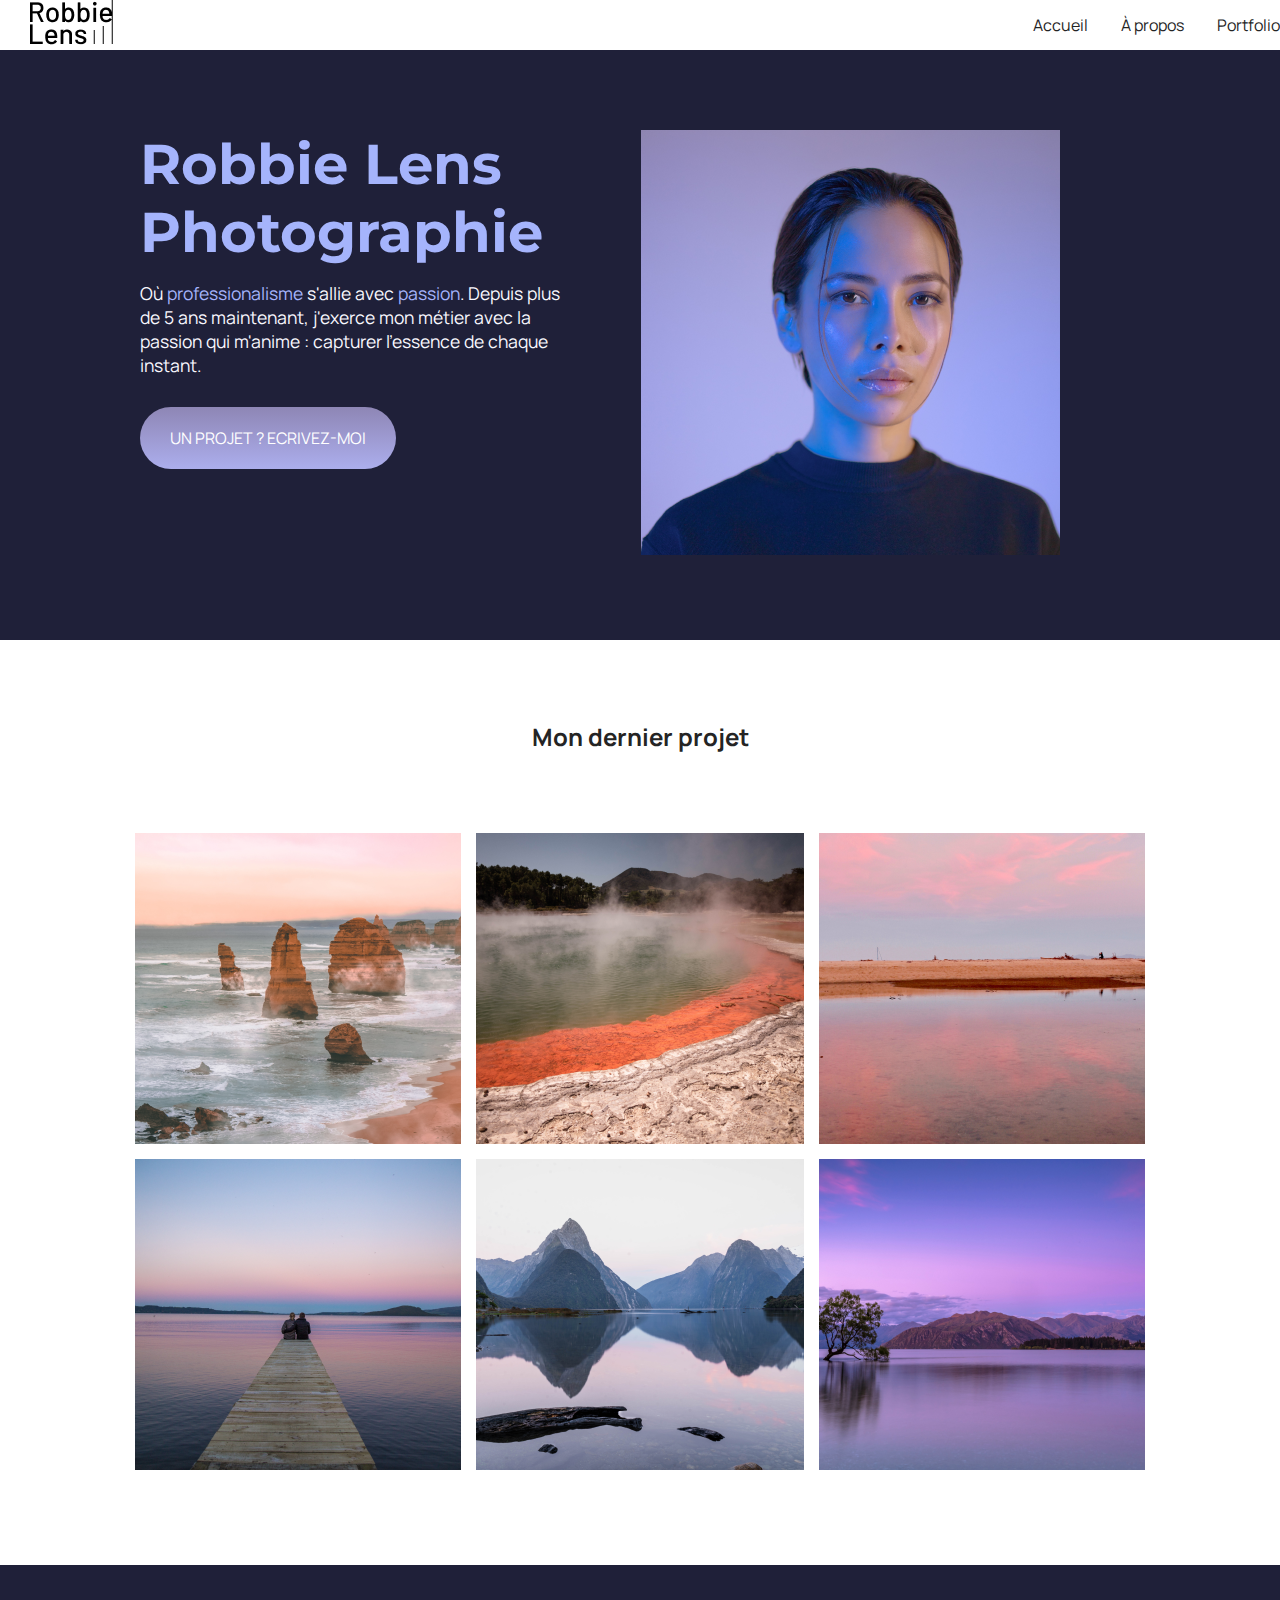
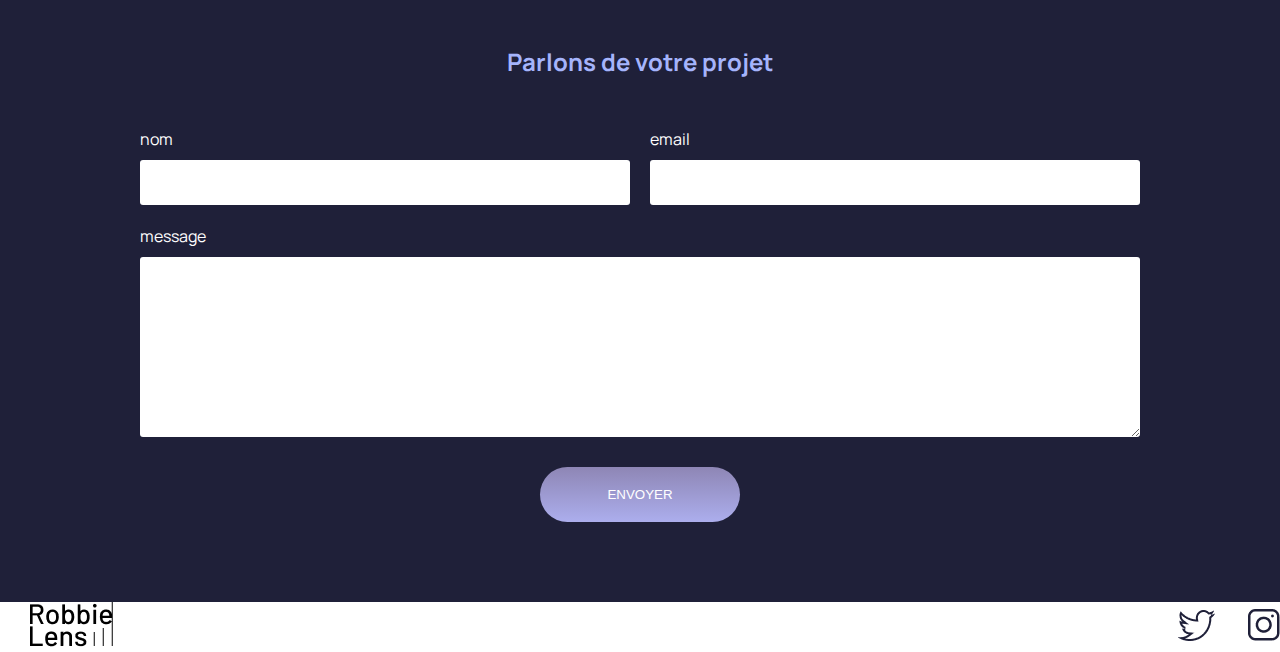
<file: index.html>
<!DOCTYPE html>
<html lang="fr">
<head>
    <meta charset="UTF-8">
    <meta name="viewport" content="width=device-width, initial-scale=1.0">
    <title>Accueil - Robbie Lens Photographie</title>
    <link rel="stylesheet" href="style/style.css">
    <link rel="stylesheet" href="style/index.css">
    <link rel="preconnect" href="https://fonts.googleapis.com">
<link rel="preconnect" href="https://fonts.gstatic.com" crossorigin>
<link href="https://fonts.googleapis.com/css2?family=Montserrat:wght@100&display=swap" rel="stylesheet">
<link rel="preconnect" href="https://fonts.googleapis.com">
<link rel="preconnect" href="https://fonts.gstatic.com" crossorigin>
<link href="https://fonts.googleapis.com/css2?family=Manrope:wght@200&family=Montserrat:wght@100&display=swap" rel="stylesheet">
</head>
<body>
    <header>
        <nav> 
        <a href="index.html" class="lien-icone">
        <img src="images/logo.png" alt="Logo Robbie Lens">
        </a>
        <div>
            <a href="index.html">Accueil</a>
            <a href="a-propos.html">À propos</a>
            <a href="portfolio.html">Portfolio</a>
        </div>
        </nav>
    </header>
    <main>
        <section class="accueil-introduction">
        <div>
            <h1>Robbie Lens Photographie</h1>
            <p>
                Où <em>professionalisme</em> s'allie avec <em>passion</em>. Depuis plus de 5 ans maintenant, j'exerce mon métier avec la passion qui m'anime : capturer l'essence de chaque instant.
            </p>
           
                 <a href="#contact" class="cta">UN PROJET ? ECRIVEZ-MOI</a>
        </div>
        <div>
            <img src="images/robbie-lens.png" alt="Portrait avec effet de la photographe Robbie Lens">
        </div>
        </section>
        <section class="accueil-photos">
            <h2>Mon dernier projet</h2>
            <div>
                <img src="images/accueil/element-1.png" alt="Twelve apostles - Australie">
                <img src="images/accueil/element-2.png" alt="Wai-O-Tapu - Nouvelle-Zélande">
                <img src="images/accueil/element-3.png" alt="Parc National d'Abel Tasman - Nouvelle-Zélande">
            </div>
            <div>
                <img src="images/accueil/element-4.png" alt="Lac Rotoru - Nouvelle-Zélande">
                <img src="images/accueil/element-5.png" alt="Milford Sound - Nouvelle-Zélande">
                <img src="images/accueil/element-6.png" alt="Lac Wanaka - Nouvelle-Zélande">
            </div>
        </section>
        <section id="contact" class="section-contact">
            <h2>Parlons de votre projet</h2>
            <form action="get" action="#">
                <div class="form-nom-email">
                    <div class="form-column">
                        <label for="nom">nom</label>
                        <input type="text" name="nom" id="nom">
                    </div>
                    <div class="form-column">
                        <label for="email">email</label>
                        <input type="email" name="email" id="email">
                    </div>
                </div>
                <label for="message">message</label>
                <textarea name="message" id="message" rows="10"></textarea>
                <input type="submit" value="ENVOYER" class="cta">
            </form>
        </section>
    </main>
    <footer>
        <a href="index.html" class="lien-icone">
        <img src="images/logo.png" alt="Logo Robbie Lens">
        </a>

    <div>
        <a target="_blank" href="https://twitter.com/" class="lien-icone">
        <img src="images/twitter.png" alt="Logo Twitter"></a>

        <a target="_blank" href="https://www.instagram.com/" class="lien-icone">
        <img src="images/instagram.png" alt="Logo Instagram"></a>
    </div>
    </footer>
</body>
</html>
</file>
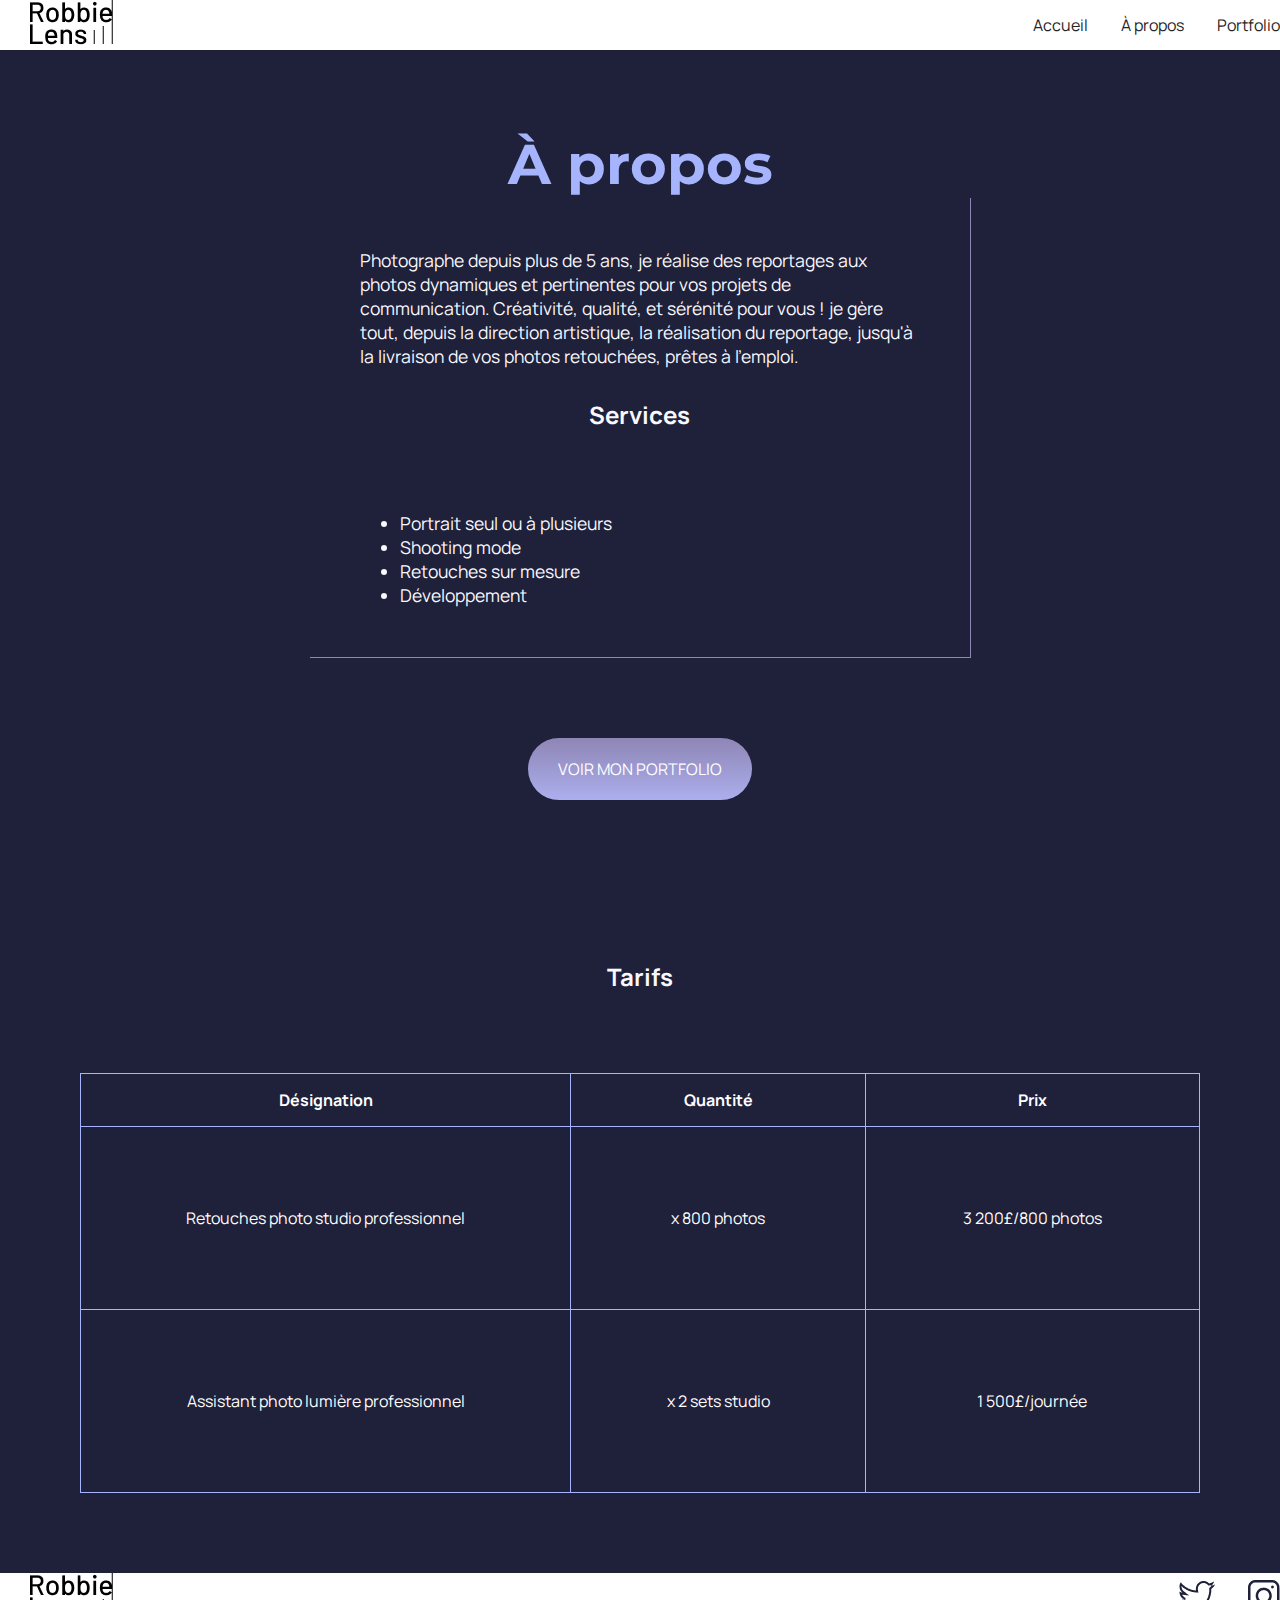
<file: a-propos.html>
<!DOCTYPE html>
<html lang="fr">
<head>
    <meta charset="UTF-8">
    <meta name="viewport" content="width=device-width, initial-scale=1.0">
    <title>A propos - Robbie Lens Photographie</title>
    <link rel="stylesheet" href="style/style.css">
    <link rel="stylesheet" href="style/a-propos.css">
    <link rel="preconnect" href="https://fonts.googleapis.com">
<link rel="preconnect" href="https://fonts.gstatic.com" crossorigin>
<link href="https://fonts.googleapis.com/css2?family=Montserrat:wght@100&display=swap" rel="stylesheet">
<link rel="preconnect" href="https://fonts.googleapis.com">
<link rel="preconnect" href="https://fonts.gstatic.com" crossorigin>
<link href="https://fonts.googleapis.com/css2?family=Manrope:wght@200&family=Montserrat:wght@100&display=swap" rel="stylesheet">
</head>
<body>
    <header>
        <nav>
    <a href="index.html" class="lien-icone">
        <img src="images/logo.png" alt="Logo Robbie Lens">
    </a>
    <div>
    <a href="index.html">Accueil</a>
    <a href="a-propos.html">À propos</a>
    <a href="portfolio.html">Portfolio</a>
    </div>
        </nav>
    </header>
    <main class="a-propos-main">
        <section>
        <h1>À propos</h1>
        <div class="carre-contenu">
            <p>Photographe depuis plus de 5 ans, je réalise des reportages aux photos dynamiques et pertinentes pour vos projets de communication. Créativité, qualité, et sérénité pour vous ! je gère tout, depuis la direction artistique, la réalisation du reportage, jusqu'à la livraison de vos photos retouchées, prêtes à l'emploi.
            </p>
        <h2>Services</h2>
        <ul>
            <li>Portrait seul ou à plusieurs</li>
            <li>Shooting mode</li>
            <li>Retouches sur mesure</li>
            <li>Développement</li>
        </ul>
        </div>
        <div>
            <a href="portfolio.html" class="cta">VOIR MON PORTFOLIO</a>
        </div>
        </section>
        <section class="section-tarifs">
            <h2>Tarifs</h2>
            <table>
                <thead>
                    <tr>
                        <th>Désignation</th>
                        <th>Quantité</th>
                        <th>Prix</th>
                    </tr>
                </thead>
                <tbody>
                    <tr>
                        <td>Retouches photo
                            studio professionnel</td>
                        <td>x 800 photos</td>
                        <td>3 200£/800 photos</td>
                    </tr>
                    <tr>
                        <td>Assistant photo
                            lumière professionnel</td>
                        <td>x 2 sets studio</td>
                        <td>1 500£/journée</td>
                    </tr>
                </tbody>
            </table>
            
        </section>
    </main>

    <footer>
        <a href="index.html" class="lien-icone">
            <img src="images/logo.png" alt="Logo Robbie Lens">
        </a>
        <div>
        <a target="_blank" href="https://twitter.com/" class="lien-icone">
            <img src="images/twitter.png" alt="Logo Twitter">
        </a>
        <a target="_blank" href="https://www.instagram.com/" class="lien-icone">
            <img src="images/instagram.png" alt="Logo Instagram">
        </a>
        </div>
    </footer>
</body>
</html>
</file>
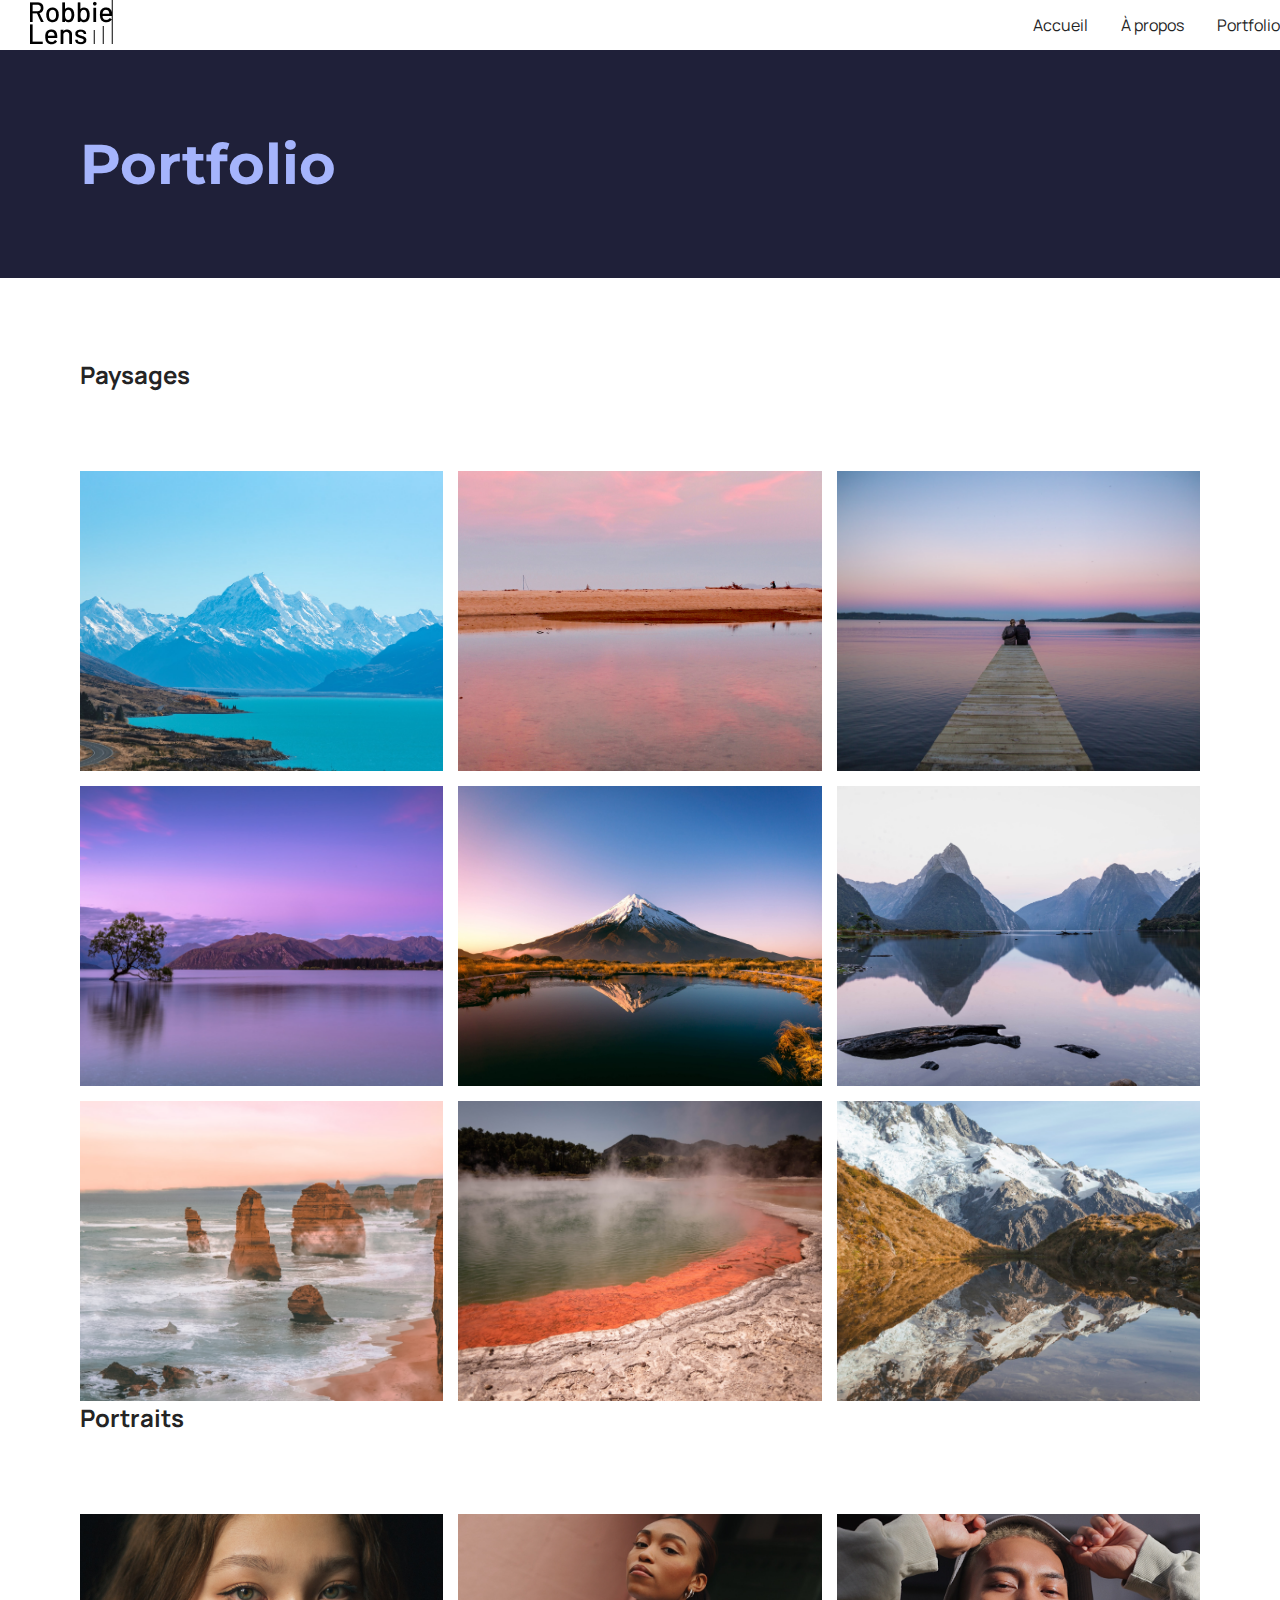
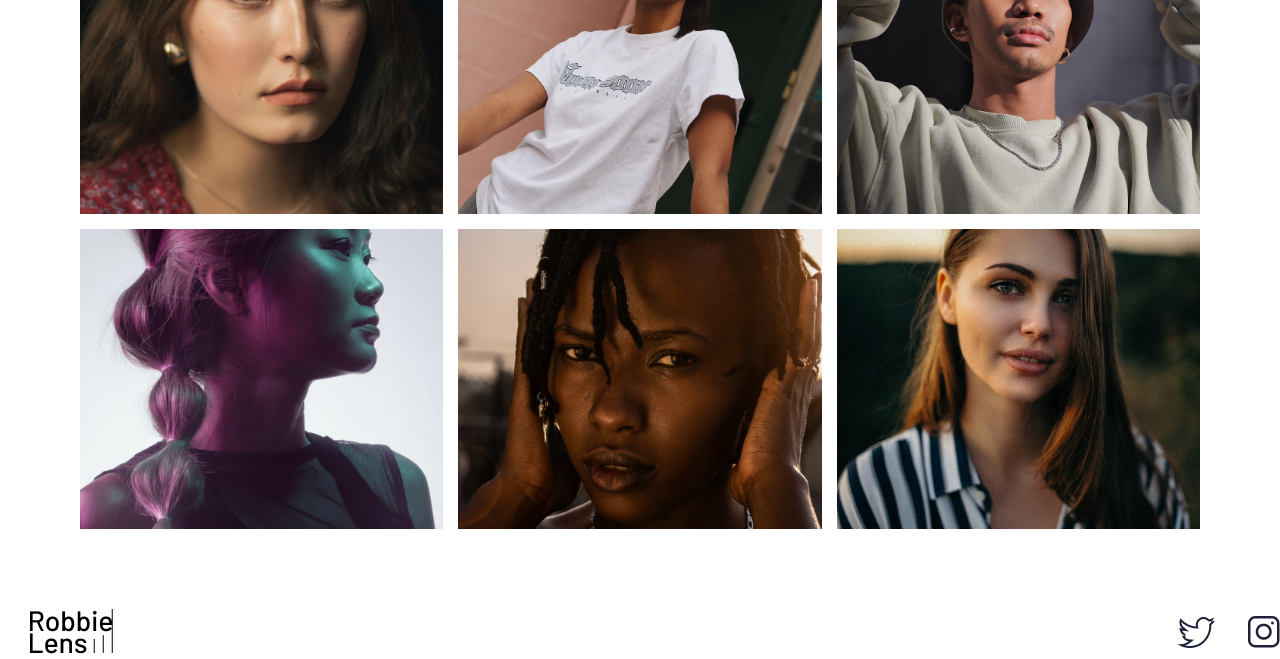
<file: portfolio.html>
<!DOCTYPE html>
<html lang="fr">
<head>
    <meta charset="UTF-8">
    <meta name="viewport" content="width=device-width, initial-scale=1.0">
    <title>A propos - Robbie Lens Photographie</title>
    <link rel="stylesheet" href="style/style.css">
    <link rel="stylesheet" href="style/portfolio.css">
    <link rel="preconnect" href="https://fonts.googleapis.com">
<link rel="preconnect" href="https://fonts.gstatic.com" crossorigin>
<link href="https://fonts.googleapis.com/css2?family=Montserrat:wght@100&display=swap" rel="stylesheet">
<link rel="preconnect" href="https://fonts.googleapis.com">
<link rel="preconnect" href="https://fonts.gstatic.com" crossorigin>
<link href="https://fonts.googleapis.com/css2?family=Manrope:wght@200&family=Montserrat:wght@100&display=swap" rel="stylesheet">
</head>
<body>
    <header>
        <nav>
    <a href="index.html" class="lien-icone">
        <img src="images/logo.png" alt="Logo Robbie Lens">
    </a>
    <div>
    <a href="index.html">Accueil</a>
    <a href="a-propos.html">À propos</a>
    <a href="portfolio.html">Portfolio</a>
    </div>
        </nav>
    </header>
    <main>
        <section>
        <h1>Portfolio</h1>
        </section>
        <section class="portfolio-section-photos">
            <h2>Paysages</h2>
            <div class="grid-paysages">
                <a href="images/portfolio/paysage1.jpg" class="lien-conteneur-photo">
                    <img src="images/portfolio/paysage1.jpg" alt="Mon Aoraki - Nouvelle-Zélande">
                    <div class="photo-hover">Voir la photo</div>
                </a>
                <a href="images/portfolio/paysage2.jpg" class="lien-conteneur-photo">
                    <img src="images/portfolio/paysage2.jpg" alt="Parc National d'Abel Tasman - Nouvelle-Zélande">
                    <div class="photo-hover">Voir la photo</div>
                </a>
                <a href="images/portfolio/paysage3.jpg" class="lien-conteneur-photo">
                    <img src="images/portfolio/paysage3.jpg" alt="Lac Rotorua - Nouvelle-Zélande">
                    <div class="photo-hover">Voir la photo</div>
                </a>
                <a href="images/portfolio/paysage4.jpg" class="lien-conteneur-photo">
                    <img src="images/portfolio/paysage4.jpg" alt="Lac Wanaka - Nouvelle-Zélande">
                    <div class="photo-hover">Voir la photo</div>
                </a>
                <a href="images/portfolio/paysage5.jpg" class="lien-conteneur-photo">
                    <img src="images/portfolio/paysage5.jpg" alt="Mont Taranaki - Nouvelle-Zélande">
                    <div class="photo-hover">Voir la photo</div>
                </a>
                <a href="images/portfolio/paysage6.jpg" class="lien-conteneur-photo">
                    <img src="images/portfolio/paysage6.jpg" alt="Milford Sound - Nouvelle-Zélande">
                    <div class="photo-hover">Voir la photo</div>
                </a>
                <a href="images/portfolio/paysage7.jpg" class="lien-conteneur-photo">
                    <img src="images/portfolio/paysage7.jpg" alt="Twelve Apostle - Australie">
                    <div class="photo-hover">Voir la photo</div>
                </a>
                <a href="images/portfolio/paysage8.jpg" class="lien-conteneur-photo">
                    <img src="images/portfolio/paysage8.jpg" alt="Wai-O-Tapu - Nouvelle-Zélande">
                    <div class="photo-hover">Voir la photo</div>
                </a>
                <a href="images/portfolio/paysage9.jpg" class="lien-conteneur-photo">
                    <img src="images/portfolio/paysage9.jpg" alt="Mont Cook - Nouvelle Zélande">
                    <div class="photo-hover">Voir la photo</div>
                </a>
            </div>
            <h2>Portraits</h2>
            <div class="grid-portraits">
                <a href="images/portfolio/portrait1.jpg" class="lien-conteneur-photo">
                    <img src="images/portfolio/portrait1.jpg" alt="Portrait jeune femme 1">
                    <div class="photo-hover">Voir la photo</div>
                </a>
                <a href="images/portfolio/portrait2.jpg" class="lien-conteneur-photo">
                    <img src="images/portfolio/portrait2.jpg" alt="Portrait jeune femme 2">
                    <div class="photo-hover">Voir la photo</div>
                </a>
                <a href="images/portfolio/portrait3.jpg" class="lien-conteneur-photo">
                    <img src="images/portfolio/portrait3.jpg" alt="Portrait jeune homme 3">
                    <div class="photo-hover">Voir la photo</div>
                </a>
                <a href="images/portfolio/portrait4.jpg" class="lien-conteneur-photo">
                    <img src="images/portfolio/portrait4.jpg" alt="Portrait jeune femme 4">
                    <div class="photo-hover">Voir la photo</div>
                </a>
                <a href="images/portfolio/portrait5.jpg" class="lien-conteneur-photo">
                    <img src="images/portfolio/portrait5.jpg" alt="Portrait jeune femme 5">
                    <div class="photo-hover">Voir la photo</div>
                </a>
                <a href="images/portfolio/portrait6.jpg" class="lien-conteneur-photo">
                    <img src="images/portfolio/portrait6.jpg" alt="Portrait jeune femme 6">
                    <div class="photo-hover">Voir la photo</div>
                </a>
            </div>
        </section>
    </main>

    <footer>
        <a href="index.html" class="lien-icone">
            <img src="images/logo.png" alt="Logo Robbie Lens">
        </a>
        <div>
        <a target="_blank" href="https://twitter.com/" class="lien-icone">
            <img src="images/twitter.png" alt="Logo Twitter">
        </a>
        <a target="_blank" href="https://www.instagram.com/" class="lien-icone">
            <img src="images/instagram.png" alt="Logo Instagram">
        </a>
        </div>
    </footer>
</body>
</html>
</file>
<file: style/style.css>
* {
    margin: 0;
}

body{
    font-family: "Manrope", sans-serif;
    font-size: 1em;
    background-color: #1f2039;
}

a{
    color: #242424;
    text-decoration: none;
    
}
em{
    color: #a5b4fc;
    font-style: normal;
}

h1{
    font-size: 3.5em;
    color: #a5b4fc;
    font-family: "Montserrat", sans-serif;
}

h2{
    color: #f9f8ff;
}

p, 
li{
    font-size: 1.1em;
    color: #f9f8ff;
}  

header, 
footer{
    background-color: white;
    padding: 20px, 50px;
}

.cta{
    display: inline-block;
    background: linear-gradient(#8e86b5, #acaeed);
    color: white;
    border-radius: 50px;
    padding: 20px 30px;
}

a:hover{
    text-decoration: underline;
}

.cta:hover{
    background: linear-gradient(#696484, #8788ba);
    text-decoration: none;
}

.lien-icone{
    margin-left: 30px;
}

.lien-icone:hover{
    opacity: 0.5;
}



section{
    padding: 80px;
}



footer, nav{
    display: flex;
    flex-direction: row;
    align-items: center;
    justify-content: space-between;
}

nav a{
    margin-left: 30px;
}

@media screen and (max-width: 996px) {
    header nav{
        flex-direction: column;
        align-items: center;
        justify-content: center;
    }

    header nav img{
        margin-bottom: 20px;
    }

    header, footer{
        padding: 20px 20px;
    }

    h1{
        font-size: 2em;
    }

    section{
        padding: 50px 20px 50px 20px;
    }

    nav a{
        margin-left: 10px;
        margin-right: 10px;
    }
}
</file>
<file: style/index.css>
.accueil-photos{
    background-color: white;
    padding: 80px;
}

.accueil-photos h2{
    color: #242424;
    text-align: center;
    margin-bottom: 80px;
}

.accueil-photos div{
    display: flex;
    flex-direction: row;
    gap: 15px;
    justify-content: center;
    margin-bottom: 15px;
}
  
.accueil-introduction{
    display: flex;
    flex-direction: row;
    max-width: 1000px;
    align-items: flex-start;
    margin: auto;
}

.accueil-introduction h1{
    margin-bottom: 15px;
}

.accueil-introduction p{
    margin-bottom: 30px;
}

.accueil-introduction div{
    padding-right: 80px;
}

.section-contact h2 {
    color: #a5b4fc;
    text-align: center;
    margin-bottom: 50px;
}


 h2{
    color: #a5b4fc;
    text-align: center;
    margin-bottom: 50px;
}
  
form{
    display: flex;
    flex-direction: column;
    max-width: 1000px;
    margin: auto;
    color: white;
}
  
.form-nom-email{
    display: flex;
    flex-direction: row;
    gap: 20px;
}
  
.form-column{
    flex: 1;
    display: flex;
    flex-direction: column;
    margin-bottom: 20px; 
}
  
input, textarea{
    padding: 15px;
    border-radius: 3px;
    border: none;
}
  
label{
    margin-bottom: 10px;
}
  
input[type="submit"] {
    width: 200px;
    margin: auto;
    margin-top: 30px;
}

@media screen and (max-width: 996px) {
    .accueil-introduction{
        flex-direction: column;
        align-items: center;
        justify-content: center;
    }

    .accueil-introduction div{
        padding-right: 0;
        text-align: center;
        order: 2;
    }

    .accueil-introduction img{
        order: 1;
        margin-bottom: 20px;
        width: 100%;
    }

    .accueil-photos{
        padding: 20px;
    }

    .accueil-photos div{
        flex-direction: column;
    }

    {
        padding: 50px 20px;
    }

    .form-nom-email{
        flex-direction: column;
        gap: 0;
    }
}
</file>
<file: style/a-propos.css>
.carre-contenu{
    border-right: 1px solid #8e86b5;
    border-bottom: 1px solid #8e86b5;
    padding: 50px;
    width: 50%;
    margin: auto;
    margin-bottom: 80px;
}

.carre-contenu h2{
    margin-top: 30px;
}

.carre-contenu ul{
    margin-top: 30px;
}

.carre-contenu + div{
    text-align: center;
}

.a-propos-main{
    margin: auto;
}

table{
    color: white;
    text-align: center;
    width: 100%;
    border-collapse: collapse;
}

td, th{
    padding: 15px;
    border: 1px solid #a5b4fc;
}

td{
    padding: 80px;
}

h2{
    margin-bottom: 80px;
}

h1, h2{
    text-align: center;
}

@media screen and (max-width: 996px) {
    .section-tarifs{
        display: none;
    }
}
</file>
<file: style/portfolio.css>
.portfolio-section-photos{
    background-color: white;
}

.portfolio-section-photos h2{
    color: #242424;
    margin-bottom: 80px;
}

.grid-paysages{
    display: grid;
    grid-template-columns: 1fr 1fr 1fr;
    grid-template-rows: 300px 300px 300px;
    gap: 15px;
}

.grid-portraits{
    display: grid;
    grid-template-columns: 1fr 1fr 1fr;
    grid-template-rows: 300px 300px;
    gap: 15px;
}

.grid-paysages img,
.grid-portraits img{
    width: 100%;
    height: 100%;
    object-fit: cover;
}

.lien-conteneur-photo{
    position: relative;
}

.photo-hover{
    position: absolute;
    top: 0;
    left: 0;
    right: 0;
    bottom: 0;
    display: flex;
    align-items: center;
    justify-content: center;
    font-size: 1.5em;
    color: white;
    background-color: rgba(0, 0, 0, 0.7);
    display: none;
}

.lien-conteneur-photo:hover .photo-hover{
    display: flex;
}

@media screen and (max-width: 996px) {
    .grid-paysages{
        grid-template-columns: 1fr;
        gap: 15px;
    }

    .grid-portraits{
        grid-template-columns: 1fr;
        gap: 15px;
    }
}
</file>
